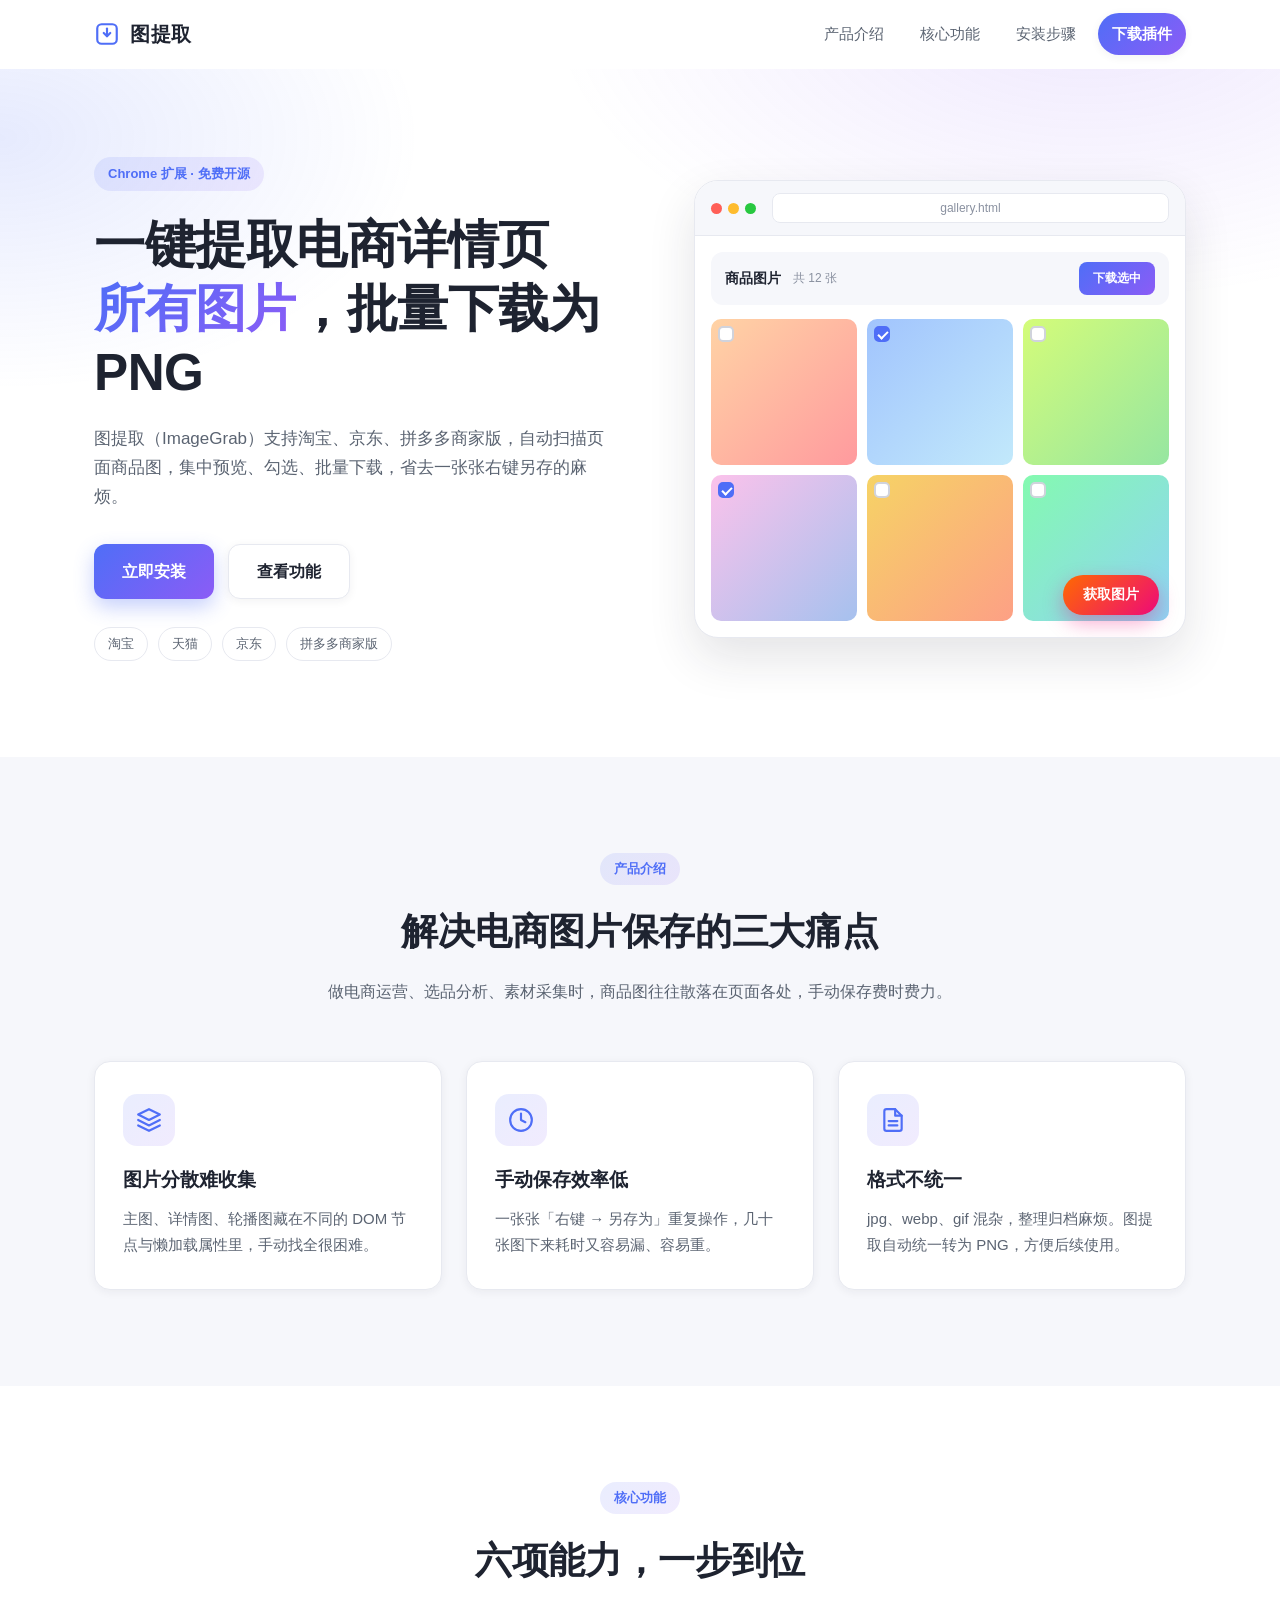
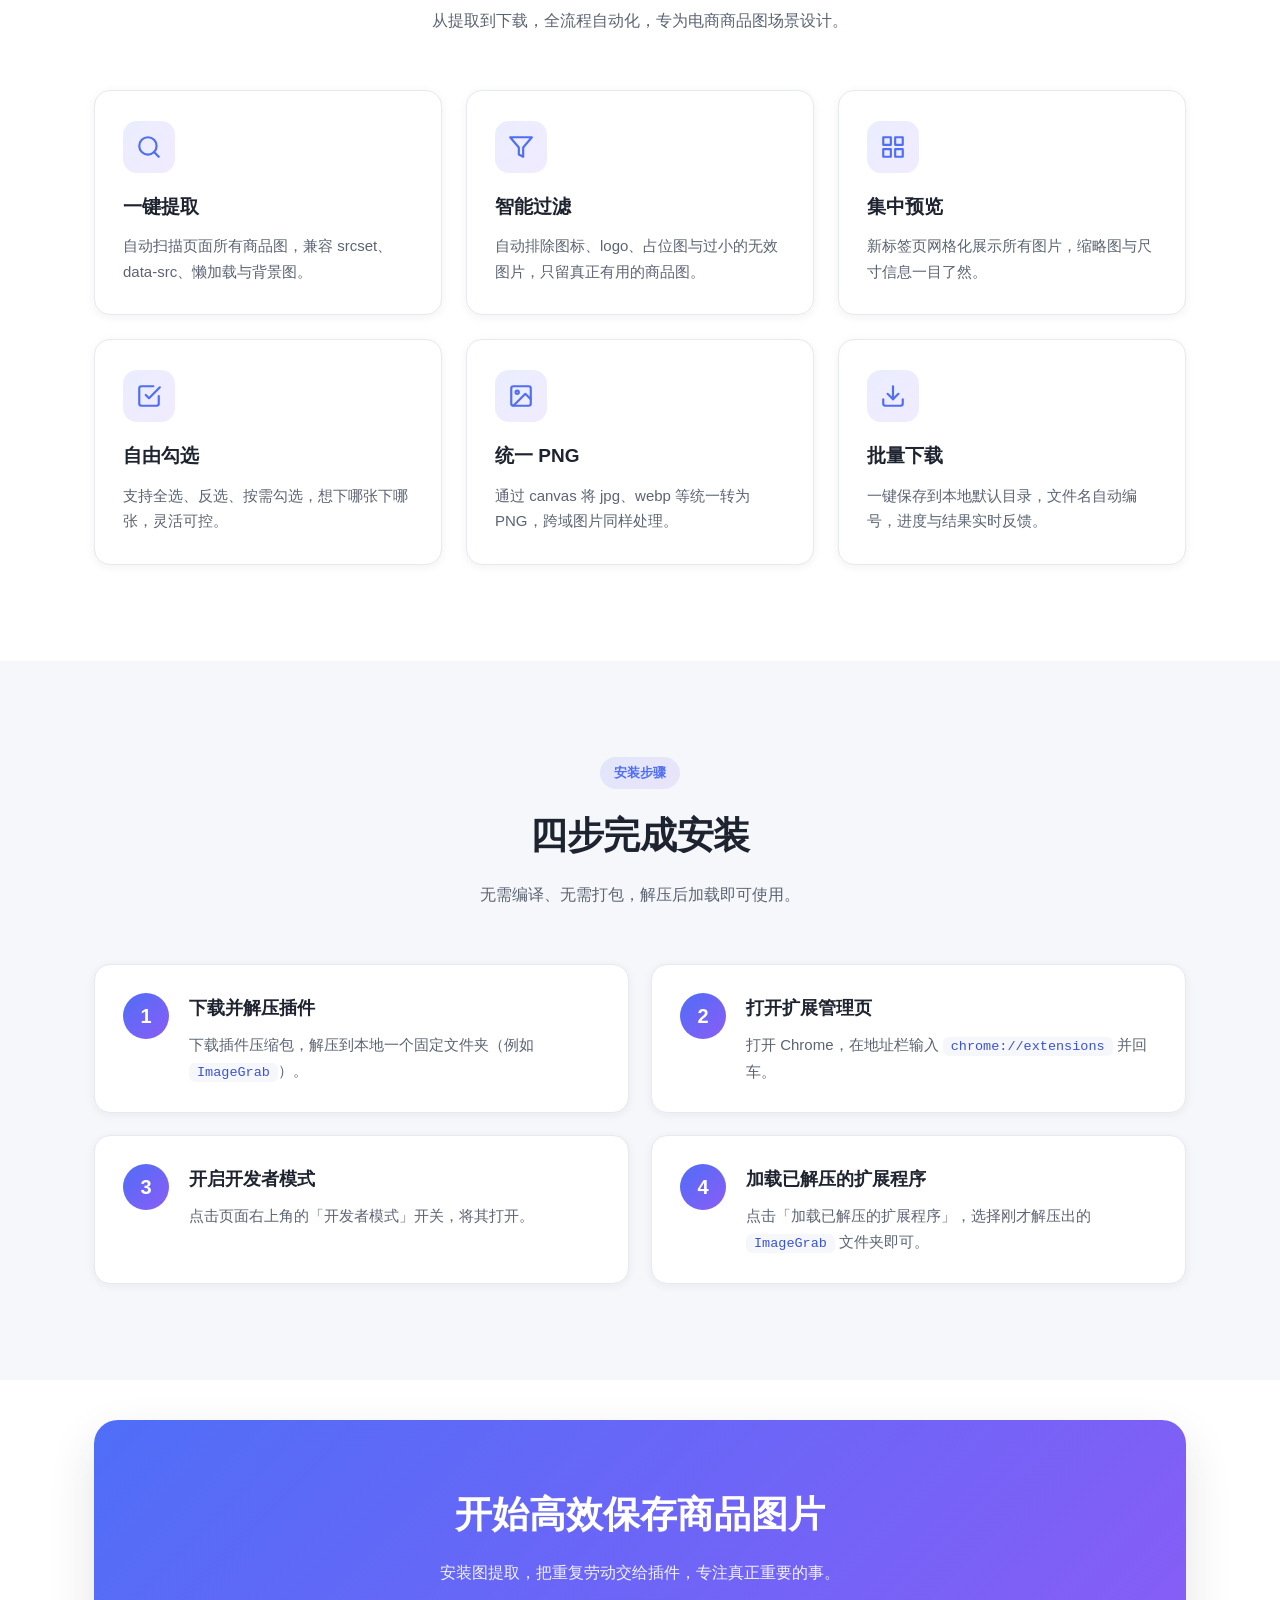
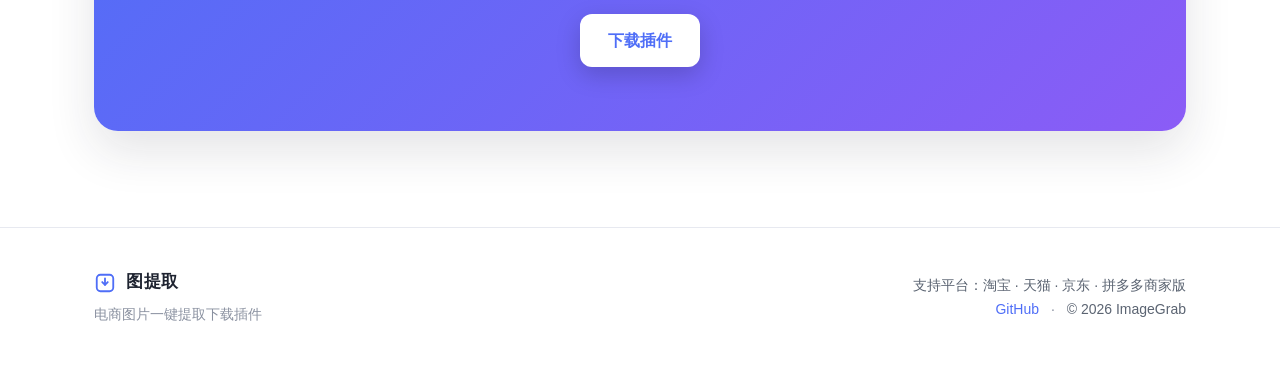
<file: docs/index.html>
<!DOCTYPE html>
<html lang="zh-CN">
<head>
  <meta charset="UTF-8" />
  <meta name="viewport" content="width=device-width, initial-scale=1.0" />
  <title>图提取 ImageGrab · 电商图片一键提取下载插件</title>
  <meta name="description" content="图提取（ImageGrab）是一款 Chrome 浏览器扩展，支持淘宝、京东、拼多多商家版，一键提取商品详情页所有图片，批量下载为 PNG。" />
  <link rel="stylesheet" href="css/style.css" />
</head>
<body>
  <!-- ===== 顶部导航栏 ===== -->
  <header class="navbar" id="navbar">
    <nav class="nav container" aria-label="主导航">
      <a href="#hero" class="logo">
        <svg class="logo-icon" viewBox="0 0 24 24" fill="none" stroke="currentColor" stroke-width="2" stroke-linecap="round" stroke-linejoin="round" aria-hidden="true">
          <rect x="3" y="3" width="18" height="18" rx="4"></rect>
          <path d="M12 7v7"></path>
          <path d="M9 11l3 3 3-3"></path>
        </svg>
        <span>图提取</span>
      </a>

      <button class="nav-toggle" id="navToggle" aria-label="打开菜单" aria-expanded="false">
        <span></span><span></span><span></span>
      </button>

      <ul class="nav-menu" id="navMenu">
        <li><a href="#intro" class="nav-link">产品介绍</a></li>
        <li><a href="#features" class="nav-link">核心功能</a></li>
        <li><a href="#install" class="nav-link">安装步骤</a></li>
        <li><a href="#download" class="nav-link nav-cta">下载插件</a></li>
      </ul>
    </nav>
  </header>

  <main>
    <!-- ===== Hero 首屏 ===== -->
    <section class="hero" id="hero">
      <div class="container hero-grid">
        <div class="hero-text">
          <span class="hero-badge reveal">Chrome 扩展 · 免费开源</span>
          <h1 class="reveal">一键提取电商详情页<br /><span class="gradient-text">所有图片</span>，批量下载为 PNG</h1>
          <p class="hero-sub reveal">图提取（ImageGrab）支持淘宝、京东、拼多多商家版，自动扫描页面商品图，集中预览、勾选、批量下载，省去一张张右键另存的麻烦。</p>
          <div class="hero-actions reveal">
            <a href="#download" class="btn btn-primary">立即安装</a>
            <a href="#features" class="btn btn-secondary">查看功能</a>
          </div>
          <div class="hero-platforms reveal">
            <span class="platform-tag">淘宝</span>
            <span class="platform-tag">天猫</span>
            <span class="platform-tag">京东</span>
            <span class="platform-tag">拼多多商家版</span>
          </div>
        </div>

        <!-- 纯 CSS 模拟的插件界面示意图 -->
        <div class="hero-visual reveal">
          <div class="browser">
            <div class="browser-bar">
              <span class="dot red"></span>
              <span class="dot yellow"></span>
              <span class="dot green"></span>
              <div class="browser-url">gallery.html</div>
            </div>
            <div class="browser-body">
              <div class="mock-toolbar">
                <span class="mock-title">商品图片</span>
                <span class="mock-count">共 12 张</span>
                <span class="mock-download">下载选中</span>
              </div>
              <div class="mock-grid">
                <div class="mock-tile t1"><span class="mock-check"></span></div>
                <div class="mock-tile t2"><span class="mock-check checked"></span></div>
                <div class="mock-tile t3"><span class="mock-check"></span></div>
                <div class="mock-tile t4"><span class="mock-check checked"></span></div>
                <div class="mock-tile t5"><span class="mock-check"></span></div>
                <div class="mock-tile t6"><span class="mock-check"></span></div>
              </div>
              <button class="mock-float" type="button">获取图片</button>
            </div>
          </div>
        </div>
      </div>
    </section>

    <!-- ===== 产品介绍 ===== -->
    <section class="section intro" id="intro">
      <div class="container">
        <div class="section-head reveal">
          <span class="section-tag">产品介绍</span>
          <h2>解决电商图片保存的三大痛点</h2>
          <p class="section-desc">做电商运营、选品分析、素材采集时，商品图往往散落在页面各处，手动保存费时费力。</p>
        </div>
        <div class="intro-grid">
          <div class="pain-card reveal">
            <div class="pain-icon">
              <svg viewBox="0 0 24 24" fill="none" stroke="currentColor" stroke-width="2" stroke-linecap="round" stroke-linejoin="round"><polygon points="12 2 2 7 12 12 22 7 12 2"></polygon><polyline points="2 17 12 22 22 17"></polyline><polyline points="2 12 12 17 22 12"></polyline></svg>
            </div>
            <h3>图片分散难收集</h3>
            <p>主图、详情图、轮播图藏在不同的 DOM 节点与懒加载属性里，手动找全很困难。</p>
          </div>
          <div class="pain-card reveal">
            <div class="pain-icon">
              <svg viewBox="0 0 24 24" fill="none" stroke="currentColor" stroke-width="2" stroke-linecap="round" stroke-linejoin="round"><circle cx="12" cy="12" r="10"></circle><polyline points="12 6 12 12 16 14"></polyline></svg>
            </div>
            <h3>手动保存效率低</h3>
            <p>一张张「右键 → 另存为」重复操作，几十张图下来耗时又容易漏、容易重。</p>
          </div>
          <div class="pain-card reveal">
            <div class="pain-icon">
              <svg viewBox="0 0 24 24" fill="none" stroke="currentColor" stroke-width="2" stroke-linecap="round" stroke-linejoin="round"><path d="M14 2H6a2 2 0 0 0-2 2v16a2 2 0 0 0 2 2h12a2 2 0 0 0 2-2V8z"></path><polyline points="14 2 14 8 20 8"></polyline><line x1="8" y1="13" x2="16" y2="13"></line><line x1="8" y1="17" x2="16" y2="17"></line></svg>
            </div>
            <h3>格式不统一</h3>
            <p>jpg、webp、gif 混杂，整理归档麻烦。图提取自动统一转为 PNG，方便后续使用。</p>
          </div>
        </div>
      </div>
    </section>

    <!-- ===== 核心功能 ===== -->
    <section class="section features" id="features">
      <div class="container">
        <div class="section-head reveal">
          <span class="section-tag">核心功能</span>
          <h2>六项能力，一步到位</h2>
          <p class="section-desc">从提取到下载，全流程自动化，专为电商商品图场景设计。</p>
        </div>
        <div class="features-grid">
          <div class="feature-card reveal">
            <div class="feature-icon">
              <svg viewBox="0 0 24 24" fill="none" stroke="currentColor" stroke-width="2" stroke-linecap="round" stroke-linejoin="round"><circle cx="11" cy="11" r="8"></circle><line x1="21" y1="21" x2="16.65" y2="16.65"></line></svg>
            </div>
            <h3>一键提取</h3>
            <p>自动扫描页面所有商品图，兼容 srcset、data-src、懒加载与背景图。</p>
          </div>
          <div class="feature-card reveal">
            <div class="feature-icon">
              <svg viewBox="0 0 24 24" fill="none" stroke="currentColor" stroke-width="2" stroke-linecap="round" stroke-linejoin="round"><polygon points="22 3 2 3 10 12.46 10 19 14 21 14 12.46 22 3"></polygon></svg>
            </div>
            <h3>智能过滤</h3>
            <p>自动排除图标、logo、占位图与过小的无效图片，只留真正有用的商品图。</p>
          </div>
          <div class="feature-card reveal">
            <div class="feature-icon">
              <svg viewBox="0 0 24 24" fill="none" stroke="currentColor" stroke-width="2" stroke-linecap="round" stroke-linejoin="round"><rect x="3" y="3" width="7" height="7"></rect><rect x="14" y="3" width="7" height="7"></rect><rect x="14" y="14" width="7" height="7"></rect><rect x="3" y="14" width="7" height="7"></rect></svg>
            </div>
            <h3>集中预览</h3>
            <p>新标签页网格化展示所有图片，缩略图与尺寸信息一目了然。</p>
          </div>
          <div class="feature-card reveal">
            <div class="feature-icon">
              <svg viewBox="0 0 24 24" fill="none" stroke="currentColor" stroke-width="2" stroke-linecap="round" stroke-linejoin="round"><polyline points="9 11 12 14 22 4"></polyline><path d="M21 12v7a2 2 0 0 1-2 2H5a2 2 0 0 1-2-2V5a2 2 0 0 1 2-2h11"></path></svg>
            </div>
            <h3>自由勾选</h3>
            <p>支持全选、反选、按需勾选，想下哪张下哪张，灵活可控。</p>
          </div>
          <div class="feature-card reveal">
            <div class="feature-icon">
              <svg viewBox="0 0 24 24" fill="none" stroke="currentColor" stroke-width="2" stroke-linecap="round" stroke-linejoin="round"><rect x="3" y="3" width="18" height="18" rx="2" ry="2"></rect><circle cx="8.5" cy="8.5" r="1.5"></circle><polyline points="21 15 16 10 5 21"></polyline></svg>
            </div>
            <h3>统一 PNG</h3>
            <p>通过 canvas 将 jpg、webp 等统一转为 PNG，跨域图片同样处理。</p>
          </div>
          <div class="feature-card reveal">
            <div class="feature-icon">
              <svg viewBox="0 0 24 24" fill="none" stroke="currentColor" stroke-width="2" stroke-linecap="round" stroke-linejoin="round"><path d="M21 15v4a2 2 0 0 1-2 2H5a2 2 0 0 1-2-2v-4"></path><polyline points="7 10 12 15 17 10"></polyline><line x1="12" y1="15" x2="12" y2="3"></line></svg>
            </div>
            <h3>批量下载</h3>
            <p>一键保存到本地默认目录，文件名自动编号，进度与结果实时反馈。</p>
          </div>
        </div>
      </div>
    </section>

    <!-- ===== 安装步骤 ===== -->
    <section class="section install" id="install">
      <div class="container">
        <div class="section-head reveal">
          <span class="section-tag">安装步骤</span>
          <h2>四步完成安装</h2>
          <p class="section-desc">无需编译、无需打包，解压后加载即可使用。</p>
        </div>
        <ol class="install-steps">
          <li class="step-card reveal">
            <span class="step-num">1</span>
            <div class="step-body">
              <h3>下载并解压插件</h3>
              <p>下载插件压缩包，解压到本地一个固定文件夹（例如 <code>ImageGrab</code>）。</p>
            </div>
          </li>
          <li class="step-card reveal">
            <span class="step-num">2</span>
            <div class="step-body">
              <h3>打开扩展管理页</h3>
              <p>打开 Chrome，在地址栏输入 <code>chrome://extensions</code> 并回车。</p>
            </div>
          </li>
          <li class="step-card reveal">
            <span class="step-num">3</span>
            <div class="step-body">
              <h3>开启开发者模式</h3>
              <p>点击页面右上角的「开发者模式」开关，将其打开。</p>
            </div>
          </li>
          <li class="step-card reveal">
            <span class="step-num">4</span>
            <div class="step-body">
              <h3>加载已解压的扩展程序</h3>
              <p>点击「加载已解压的扩展程序」，选择刚才解压出的 <code>ImageGrab</code> 文件夹即可。</p>
            </div>
          </li>
        </ol>
      </div>
    </section>

    <!-- ===== 底部 CTA ===== -->
    <section class="section cta" id="download">
      <div class="container">
        <div class="cta-card reveal">
          <h2>开始高效保存商品图片</h2>
          <p>安装图提取，把重复劳动交给插件，专注真正重要的事。</p>
          <a class="btn btn-light" href="https://github.com/dcszd99/ImageGrab" target="_blank" rel="noopener">下载插件</a>
        </div>
      </div>
    </section>
  </main>

  <footer class="footer">
    <div class="container footer-inner">
      <div class="footer-brand">
        <span class="logo footer-logo">
          <svg class="logo-icon" viewBox="0 0 24 24" fill="none" stroke="currentColor" stroke-width="2" stroke-linecap="round" stroke-linejoin="round" aria-hidden="true"><rect x="3" y="3" width="18" height="18" rx="4"></rect><path d="M12 7v7"></path><path d="M9 11l3 3 3-3"></path></svg>
          <span>图提取</span>
        </span>
        <p>电商图片一键提取下载插件</p>
      </div>
      <div class="footer-meta">
        <p>支持平台：淘宝 · 天猫 · 京东 · 拼多多商家版</p>
        <p>
          <a href="https://github.com/dcszd99/ImageGrab" target="_blank" rel="noopener">GitHub</a>
          <span class="sep">·</span>
          <span>© 2026 ImageGrab</span>
        </p>
      </div>
    </div>
  </footer>

  <script src="js/main.js"></script>
</body>
</html>
</file>
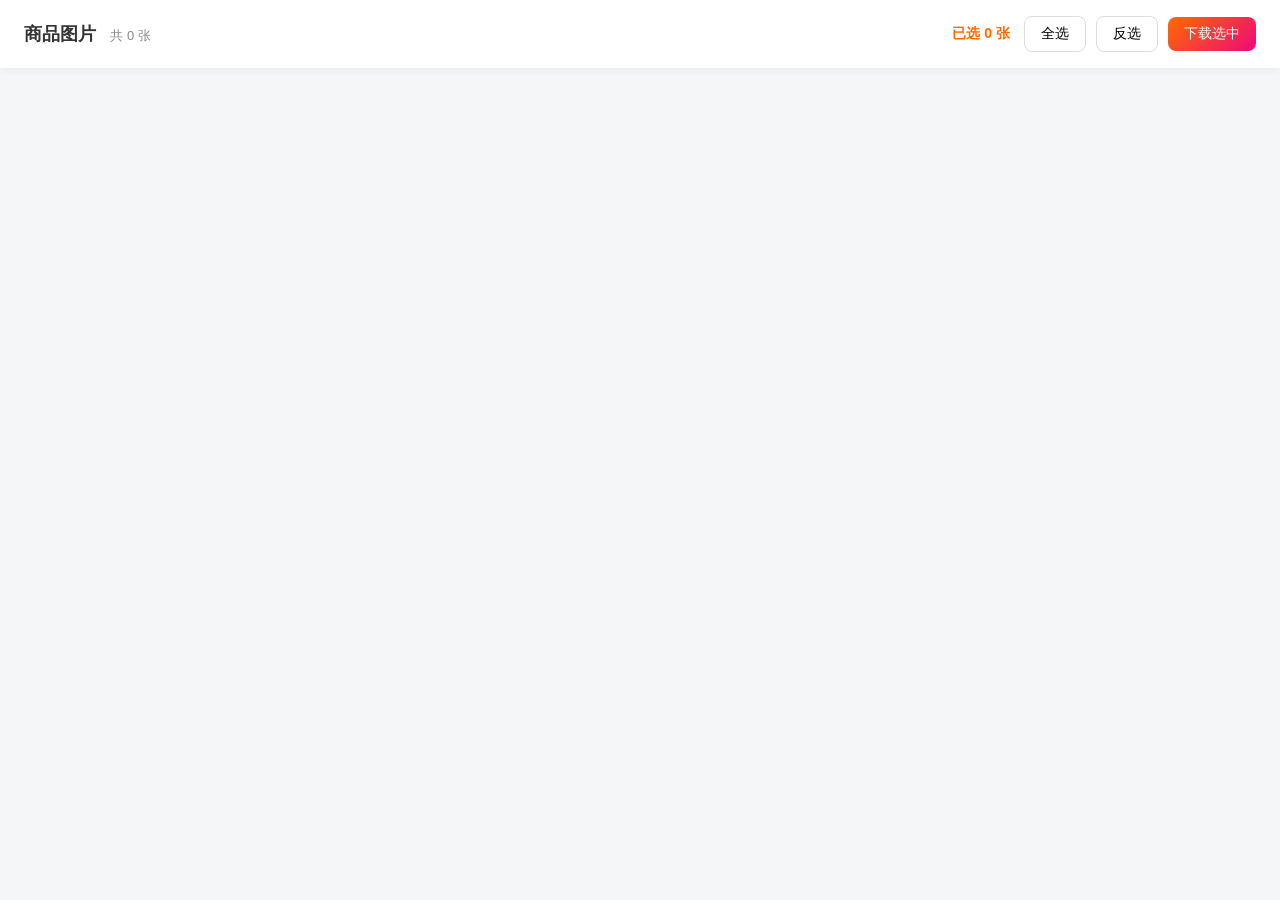
<file: gallery.html>
<!DOCTYPE html>
<html lang="zh-CN">
<head>
  <meta charset="UTF-8">
  <meta name="viewport" content="width=device-width, initial-scale=1.0">
  <title>商品图片提取结果</title>
  <link rel="stylesheet" href="gallery.css">
</head>
<body>
  <header class="toolbar">
    <div class="title">
      <h1>商品图片</h1>
      <span class="count" id="totalCount">共 0 张</span>
    </div>
    <div class="actions">
      <span id="selectedCount">已选 0 张</span>
      <button id="selectAll">全选</button>
      <button id="invert">反选</button>
      <button id="download" class="primary">下载选中</button>
    </div>
  </header>

  <div id="progress" class="progress hidden">
    <div class="progress-inner"><div id="progressBar" class="progress-bar"></div></div>
    <div id="progressText" class="progress-text">准备中…</div>
  </div>

  <main id="grid" class="grid"></main>

  <script src="gallery.js"></script>
</body>
</html>
</file>
<file: docs/css/style.css>
/* ==========================================================================
   图提取 ImageGrab 官网样式
   设计思路：蓝紫渐变主色 + CSS 变量统一管理；移动优先；吸顶毛玻璃导航。
   ========================================================================== */

/* ---------- 变量与基础重置 ---------- */
:root {
  --primary: #4f6ef7;
  --primary-dark: #3a53d4;
  --accent: #8b5cf6;
  --gradient: linear-gradient(135deg, #4f6ef7 0%, #8b5cf6 100%);
  --gradient-soft: linear-gradient(135deg, rgba(79, 110, 247, 0.12), rgba(139, 92, 246, 0.12));
  --bg: #ffffff;
  --bg-alt: #f6f7fb;
  --text: #1e2330;
  --text-muted: #5b6472;
  --text-faint: #8a91a0;
  --border: #e7e9f0;
  --radius-sm: 10px;
  --radius: 16px;
  --radius-lg: 24px;
  --shadow-sm: 0 2px 10px rgba(30, 35, 48, 0.06);
  --shadow: 0 8px 24px rgba(30, 35, 48, 0.08);
  --shadow-lg: 0 20px 48px rgba(30, 35, 48, 0.12);
  --font: -apple-system, BlinkMacSystemFont, "Segoe UI", "PingFang SC", "Microsoft YaHei", "Helvetica Neue", Arial, sans-serif;
  --max-w: 1140px;
}

* { margin: 0; padding: 0; box-sizing: border-box; }
html { scroll-behavior: smooth; }
body {
  font-family: var(--font);
  color: var(--text);
  line-height: 1.7;
  background: var(--bg);
  -webkit-font-smoothing: antialiased;
}
a { text-decoration: none; color: inherit; }
ul, ol { list-style: none; }
img { max-width: 100%; display: block; }
code {
  font-family: "SFMono-Regular", Consolas, "Liberation Mono", Menlo, monospace;
  background: var(--bg-alt);
  padding: 2px 8px;
  border-radius: 6px;
  font-size: 0.9em;
  color: var(--primary-dark);
}

.container { width: 100%; max-width: var(--max-w); margin: 0 auto; padding: 0 24px; }

/* ---------- 顶部导航栏 ---------- */
.navbar {
  position: sticky;
  top: 0;
  z-index: 100;
  background: rgba(255, 255, 255, 0.72);
  backdrop-filter: blur(14px);
  -webkit-backdrop-filter: blur(14px);
  border-bottom: 1px solid transparent;
  transition: box-shadow 0.25s ease, border-color 0.25s ease, background 0.25s ease;
}
.navbar.scrolled {
  background: rgba(255, 255, 255, 0.88);
  border-bottom-color: var(--border);
  box-shadow: var(--shadow-sm);
}

.nav {
  display: flex;
  align-items: center;
  justify-content: space-between;
  height: 68px;
}

.logo {
  display: flex;
  align-items: center;
  gap: 10px;
  font-size: 20px;
  font-weight: 700;
  letter-spacing: 0.5px;
}
.logo-icon {
  width: 26px;
  height: 26px;
  color: var(--primary);
  flex-shrink: 0;
}

.nav-menu {
  display: flex;
  align-items: center;
  gap: 8px;
}
.nav-link {
  display: block;
  padding: 8px 14px;
  border-radius: 999px;
  font-size: 15px;
  color: var(--text-muted);
  transition: color 0.2s ease, background 0.2s ease;
}
.nav-link:hover { color: var(--text); background: var(--bg-alt); }
.nav-link.active { color: var(--primary); font-weight: 600; }
.nav-link.nav-cta {
  color: #fff;
  background: var(--gradient);
  box-shadow: var(--shadow-sm);
  font-weight: 600;
}
.nav-link.nav-cta:hover { filter: brightness(1.06); color: #fff; }

/* 汉堡按钮（移动端显示） */
.nav-toggle {
  display: none;
  flex-direction: column;
  justify-content: center;
  gap: 5px;
  width: 42px;
  height: 42px;
  padding: 10px;
  background: transparent;
  border: none;
  border-radius: 10px;
  cursor: pointer;
}
.nav-toggle span {
  display: block;
  height: 2px;
  width: 100%;
  background: var(--text);
  border-radius: 2px;
  transition: transform 0.25s ease, opacity 0.2s ease;
}
.nav-toggle.open span:nth-child(1) { transform: translateY(7px) rotate(45deg); }
.nav-toggle.open span:nth-child(2) { opacity: 0; }
.nav-toggle.open span:nth-child(3) { transform: translateY(-7px) rotate(-45deg); }

/* ---------- Hero 首屏 ---------- */
.hero {
  position: relative;
  padding: 88px 0 96px;
  overflow: hidden;
  background:
    radial-gradient(900px 500px at 85% -10%, rgba(139, 92, 246, 0.14), transparent 60%),
    radial-gradient(700px 420px at 0% 10%, rgba(79, 110, 247, 0.14), transparent 60%),
    var(--bg);
}
.hero-grid {
  display: grid;
  grid-template-columns: 1.05fr 0.95fr;
  align-items: center;
  gap: 56px;
}

.hero-badge {
  display: inline-block;
  padding: 6px 14px;
  border-radius: 999px;
  font-size: 13px;
  font-weight: 600;
  color: var(--primary);
  background: var(--gradient-soft);
  margin-bottom: 22px;
}
.hero h1 {
  font-size: clamp(2rem, 4.6vw, 3.2rem);
  line-height: 1.25;
  font-weight: 800;
  letter-spacing: -0.5px;
  margin-bottom: 20px;
}
.gradient-text {
  background: var(--gradient);
  -webkit-background-clip: text;
  background-clip: text;
  color: transparent;
}
.hero-sub {
  font-size: 17px;
  color: var(--text-muted);
  max-width: 520px;
  margin-bottom: 32px;
}
.hero-actions {
  display: flex;
  flex-wrap: wrap;
  gap: 14px;
  margin-bottom: 28px;
}

.btn {
  display: inline-flex;
  align-items: center;
  justify-content: center;
  padding: 13px 28px;
  border-radius: 12px;
  font-size: 16px;
  font-weight: 600;
  cursor: pointer;
  transition: transform 0.2s ease, box-shadow 0.2s ease, filter 0.2s ease;
}
.btn-primary {
  color: #fff;
  background: var(--gradient);
  box-shadow: 0 8px 20px rgba(79, 110, 247, 0.32);
}
.btn-primary:hover { transform: translateY(-2px); box-shadow: 0 12px 28px rgba(79, 110, 247, 0.4); }
.btn-secondary {
  color: var(--text);
  background: #fff;
  border: 1px solid var(--border);
  box-shadow: var(--shadow-sm);
}
.btn-secondary:hover { transform: translateY(-2px); box-shadow: var(--shadow); }
.btn-light {
  color: var(--primary);
  background: #fff;
  box-shadow: 0 8px 24px rgba(0, 0, 0, 0.18);
}
.btn-light:hover { transform: translateY(-2px); }

.hero-platforms { display: flex; flex-wrap: wrap; gap: 10px; }
.platform-tag {
  padding: 5px 13px;
  border-radius: 999px;
  font-size: 13px;
  color: var(--text-muted);
  background: #fff;
  border: 1px solid var(--border);
}

/* ---------- Hero 示意图（浏览器模拟） ---------- */
.hero-visual { position: relative; }
.browser {
  background: #fff;
  border-radius: var(--radius-lg);
  box-shadow: var(--shadow-lg);
  overflow: hidden;
  border: 1px solid var(--border);
}
.browser-bar {
  display: flex;
  align-items: center;
  gap: 6px;
  padding: 12px 16px;
  background: var(--bg-alt);
  border-bottom: 1px solid var(--border);
}
.dot { width: 11px; height: 11px; border-radius: 50%; }
.dot.red { background: #ff5f57; }
.dot.yellow { background: #febc2e; }
.dot.green { background: #28c840; }
.browser-url {
  flex: 1;
  margin-left: 10px;
  padding: 4px 12px;
  font-size: 12px;
  color: var(--text-faint);
  background: #fff;
  border-radius: 8px;
  border: 1px solid var(--border);
  text-align: center;
}

.browser-body { position: relative; padding: 16px; }
.mock-toolbar {
  display: flex;
  align-items: center;
  gap: 12px;
  padding: 10px 14px;
  border-radius: 12px;
  background: var(--bg-alt);
  margin-bottom: 14px;
}
.mock-title { font-size: 14px; font-weight: 700; }
.mock-count { font-size: 12px; color: var(--text-faint); }
.mock-download {
  margin-left: auto;
  padding: 6px 14px;
  font-size: 12px;
  font-weight: 600;
  color: #fff;
  background: var(--gradient);
  border-radius: 8px;
}

.mock-grid {
  display: grid;
  grid-template-columns: repeat(3, 1fr);
  gap: 10px;
}
.mock-tile {
  position: relative;
  aspect-ratio: 1 / 1;
  border-radius: 10px;
  background: var(--gradient-soft);
}
.mock-tile.t1 { background: linear-gradient(135deg, #ffd3a5, #ff9a9e); }
.mock-tile.t2 { background: linear-gradient(135deg, #a1c4fd, #c2e9fb); }
.mock-tile.t3 { background: linear-gradient(135deg, #d4fc79, #96e6a1); }
.mock-tile.t4 { background: linear-gradient(135deg, #fbc2eb, #a6c1ee); }
.mock-tile.t5 { background: linear-gradient(135deg, #f6d365, #fda085); }
.mock-tile.t6 { background: linear-gradient(135deg, #84fab0, #8fd3f4); }
.mock-check {
  position: absolute;
  top: 7px;
  left: 7px;
  width: 16px;
  height: 16px;
  border-radius: 5px;
  background: #fff;
  border: 2px solid #d0d3dc;
}
.mock-check.checked {
  background: var(--primary);
  border-color: var(--primary);
}
.mock-check.checked::after {
  content: "";
  position: absolute;
  left: 4px;
  top: 1px;
  width: 4px;
  height: 8px;
  border: solid #fff;
  border-width: 0 2px 2px 0;
  transform: rotate(45deg);
}

.mock-float {
  position: absolute;
  right: 26px;
  bottom: 22px;
  padding: 11px 20px;
  font-size: 14px;
  font-weight: 600;
  color: #fff;
  background: linear-gradient(135deg, #ff6a00, #ee0979);
  border: none;
  border-radius: 999px;
  box-shadow: 0 8px 20px rgba(238, 9, 121, 0.35);
  cursor: pointer;
}

/* ---------- 通用区块 ---------- */
.section { padding: 96px 0; }
.section-head { text-align: center; max-width: 640px; margin: 0 auto 56px; }
.section-tag {
  display: inline-block;
  padding: 5px 14px;
  border-radius: 999px;
  font-size: 13px;
  font-weight: 600;
  color: var(--primary);
  background: var(--gradient-soft);
  margin-bottom: 16px;
}
.section-head h2 {
  font-size: clamp(1.6rem, 3.4vw, 2.3rem);
  font-weight: 800;
  letter-spacing: -0.3px;
  margin-bottom: 14px;
}
.section-desc { font-size: 16px; color: var(--text-muted); }

/* ---------- 产品介绍（痛点卡片） ---------- */
.intro { background: var(--bg-alt); }
.intro-grid {
  display: grid;
  grid-template-columns: repeat(3, 1fr);
  gap: 24px;
}
.pain-card {
  background: #fff;
  border: 1px solid var(--border);
  border-radius: var(--radius);
  padding: 32px 28px;
  box-shadow: var(--shadow-sm);
  transition: transform 0.25s ease, box-shadow 0.25s ease;
}
.pain-card:hover { transform: translateY(-6px); box-shadow: var(--shadow-lg); }
.pain-icon {
  width: 52px;
  height: 52px;
  border-radius: 14px;
  background: var(--gradient-soft);
  color: var(--primary);
  display: flex;
  align-items: center;
  justify-content: center;
  margin-bottom: 18px;
}
.pain-icon svg { width: 26px; height: 26px; }
.pain-card h3 { font-size: 19px; font-weight: 700; margin-bottom: 10px; }
.pain-card p { font-size: 15px; color: var(--text-muted); }

/* ---------- 核心功能卡片 ---------- */
.features-grid {
  display: grid;
  grid-template-columns: repeat(3, 1fr);
  gap: 24px;
}
.feature-card {
  background: #fff;
  border: 1px solid var(--border);
  border-radius: var(--radius);
  padding: 30px 28px;
  box-shadow: var(--shadow-sm);
  transition: transform 0.25s ease, box-shadow 0.25s ease;
}
.feature-card:hover { transform: translateY(-6px); box-shadow: var(--shadow-lg); }
.feature-icon {
  width: 52px;
  height: 52px;
  border-radius: 14px;
  background: var(--gradient-soft);
  color: var(--primary);
  display: flex;
  align-items: center;
  justify-content: center;
  margin-bottom: 18px;
}
.feature-icon svg { width: 26px; height: 26px; }
.feature-card h3 { font-size: 19px; font-weight: 700; margin-bottom: 10px; }
.feature-card p { font-size: 15px; color: var(--text-muted); }

/* ---------- 安装步骤 ---------- */
.install { background: var(--bg-alt); }
.install-steps {
  display: grid;
  grid-template-columns: repeat(2, 1fr);
  gap: 22px;
  counter-reset: step;
}
.step-card {
  display: flex;
  gap: 20px;
  background: #fff;
  border: 1px solid var(--border);
  border-radius: var(--radius);
  padding: 28px;
  box-shadow: var(--shadow-sm);
  transition: transform 0.25s ease, box-shadow 0.25s ease;
}
.step-card:hover { transform: translateY(-4px); box-shadow: var(--shadow); }
.step-num {
  flex-shrink: 0;
  width: 46px;
  height: 46px;
  border-radius: 50%;
  background: var(--gradient);
  color: #fff;
  font-size: 20px;
  font-weight: 700;
  display: flex;
  align-items: center;
  justify-content: center;
}
.step-body h3 { font-size: 18px; font-weight: 700; margin-bottom: 8px; }
.step-body p { font-size: 15px; color: var(--text-muted); }

/* ---------- 底部 CTA ---------- */
.cta { padding: 40px 0 96px; }
.cta-card {
  text-align: center;
  padding: 64px 32px;
  border-radius: var(--radius-lg);
  background: var(--gradient);
  color: #fff;
  box-shadow: var(--shadow-lg);
}
.cta-card h2 { font-size: clamp(1.6rem, 3.4vw, 2.3rem); font-weight: 800; margin-bottom: 12px; }
.cta-card p { font-size: 16px; opacity: 0.92; margin-bottom: 28px; }

/* ---------- Footer ---------- */
.footer {
  border-top: 1px solid var(--border);
  padding: 40px 0;
  background: #fff;
}
.footer-inner {
  display: flex;
  align-items: center;
  justify-content: space-between;
  flex-wrap: wrap;
  gap: 20px;
}
.footer-logo { font-size: 17px; }
.footer-logo .logo-icon { width: 22px; height: 22px; }
.footer-brand p { font-size: 14px; color: var(--text-faint); margin-top: 6px; }
.footer-meta { text-align: right; font-size: 14px; color: var(--text-muted); }
.footer-meta a { color: var(--primary); font-weight: 500; }
.footer-meta a:hover { text-decoration: underline; }
.footer-meta .sep { margin: 0 8px; color: var(--text-faint); }

/* ---------- 滚动进入动画 ---------- */
.reveal {
  opacity: 0;
  transform: translateY(24px);
  transition: opacity 0.6s ease, transform 0.6s ease;
}
.reveal.visible { opacity: 1; transform: none; }

/* ==========================================================================
   响应式断点
   桌面 ≥1024px（默认样式） / 平板 768px～1023px / 手机 <768px
   ========================================================================== */

@media (max-width: 1023px) {
  .hero { padding: 64px 0 72px; }
  .hero-grid { grid-template-columns: 1fr; gap: 48px; }
  .hero-text { text-align: center; }
  .hero-sub { margin-left: auto; margin-right: auto; }
  .hero-actions, .hero-platforms { justify-content: center; }
  .hero-visual { max-width: 560px; margin: 0 auto; }
  .section { padding: 72px 0; }
  .intro-grid, .features-grid { grid-template-columns: repeat(2, 1fr); }
}

@media (max-width: 767px) {
  .nav-toggle { display: flex; }

  /* 移动端折叠菜单 */
  .nav-menu {
    position: absolute;
    top: 68px;
    left: 0;
    right: 0;
    flex-direction: column;
    align-items: stretch;
    gap: 4px;
    padding: 12px 16px 20px;
    background: #fff;
    border-bottom: 1px solid var(--border);
    box-shadow: var(--shadow);
    transform: translateY(-12px);
    opacity: 0;
    pointer-events: none;
    transition: transform 0.25s ease, opacity 0.25s ease;
  }
  .nav-menu.open {
    transform: translateY(0);
    opacity: 1;
    pointer-events: auto;
  }
  .nav-link { text-align: center; padding: 12px; }
  .nav-link.nav-cta { margin-top: 6px; }

  .hero { padding: 48px 0 60px; }
  .hero-actions .btn { flex: 1; }

  .intro-grid, .features-grid, .install-steps { grid-template-columns: 1fr; }
  .section { padding: 56px 0; }

  .mock-grid { grid-template-columns: repeat(3, 1fr); gap: 8px; }

  .footer-inner { flex-direction: column; text-align: center; }
  .footer-meta { text-align: center; }
}
</file>
<file: gallery.css>
/* gallery.css — 图库页样式 */

* { box-sizing: border-box; margin: 0; padding: 0; }

body {
  font-family: -apple-system, BlinkMacSystemFont, "Segoe UI", "Microsoft YaHei", "PingFang SC", sans-serif;
  background: #f5f6f8;
  color: #333;
}

/* 顶部工具栏 */
.toolbar {
  position: sticky;
  top: 0;
  z-index: 100;
  display: flex;
  align-items: center;
  justify-content: space-between;
  flex-wrap: wrap;
  gap: 12px;
  padding: 16px 24px;
  background: #ffffff;
  box-shadow: 0 2px 8px rgba(0, 0, 0, 0.06);
}
.toolbar .title h1 {
  display: inline;
  font-size: 18px;
}
.toolbar .title .count {
  margin-left: 10px;
  font-size: 13px;
  color: #888;
}
.actions {
  display: flex;
  align-items: center;
  gap: 10px;
  flex-wrap: wrap;
}
#selectedCount {
  font-size: 14px;
  color: #ff6a00;
  font-weight: 600;
  margin-right: 4px;
}
button {
  padding: 8px 16px;
  font-size: 14px;
  border: 1px solid #dddddd;
  border-radius: 8px;
  background: #ffffff;
  cursor: pointer;
  transition: all 0.15s ease;
}
button:hover { background: #f5f5f5; }
button.primary {
  background: linear-gradient(135deg, #ff6a00, #ee0979);
  border: none;
  color: #ffffff;
}
button.primary:hover { filter: brightness(1.05); }
button:disabled { opacity: 0.5; cursor: not-allowed; }

/* 进度条 */
.progress {
  padding: 12px 24px;
  background: #ffffff;
  border-bottom: 1px solid #eeeeee;
}
.progress.hidden { display: none; }
.progress-inner {
  height: 8px;
  background: #eeeeee;
  border-radius: 4px;
  overflow: hidden;
}
.progress-bar {
  height: 100%;
  width: 0;
  background: linear-gradient(90deg, #ff6a00, #ee0979);
  transition: width 0.2s ease;
}
.progress-text {
  margin-top: 6px;
  font-size: 13px;
  color: #666666;
}

/* 响应式图片网格 */
.grid {
  display: grid;
  grid-template-columns: repeat(auto-fill, minmax(180px, 1fr));
  gap: 16px;
  padding: 20px 24px 40px;
}
.empty {
  grid-column: 1 / -1;
  text-align: center;
  color: #999999;
  padding: 80px 0;
  font-size: 15px;
  line-height: 1.8;
}

.card {
  position: relative;
  background: #ffffff;
  border: 2px solid transparent;
  border-radius: 10px;
  overflow: hidden;
  box-shadow: 0 2px 8px rgba(0, 0, 0, 0.06);
  transition: border-color 0.15s ease, box-shadow 0.15s ease;
}
.card.selected {
  border-color: #ff6a00;
  box-shadow: 0 4px 14px rgba(238, 9, 121, 0.18);
}
.card.broken .thumb img { display: none; }
.card.broken .thumb::after {
  content: '图片加载失败';
  color: #bbbbbb;
  font-size: 13px;
}

.thumb {
  aspect-ratio: 1 / 1;
  background: #f0f0f0;
  display: flex;
  align-items: center;
  justify-content: center;
  cursor: pointer;
  overflow: hidden;
}
.thumb img {
  max-width: 100%;
  max-height: 100%;
  object-fit: contain;
  display: block;
}

/* 自定义复选框 */
.check {
  position: absolute;
  top: 8px;
  left: 8px;
  z-index: 2;
  width: 22px;
  height: 22px;
  cursor: pointer;
}
.check input {
  position: absolute;
  opacity: 0;
  width: 100%;
  height: 100%;
  margin: 0;
  cursor: pointer;
  z-index: 3;
}
.check span {
  position: absolute;
  inset: 0;
  background: #ffffff;
  border: 2px solid #cccccc;
  border-radius: 5px;
  pointer-events: none;
  transition: all 0.15s ease;
}
.check input:checked + span {
  background: #ff6a00;
  border-color: #ff6a00;
}
.check input:checked + span::after {
  content: '';
  position: absolute;
  left: 6px;
  top: 2px;
  width: 5px;
  height: 10px;
  border: solid #ffffff;
  border-width: 0 2px 2px 0;
  transform: rotate(45deg);
}

.info {
  display: flex;
  align-items: center;
  justify-content: space-between;
  padding: 8px 10px;
  font-size: 12px;
  color: #888888;
}
.info .dims { color: #555555; }
.info .idx { color: #aaaaaa; }
</file>
